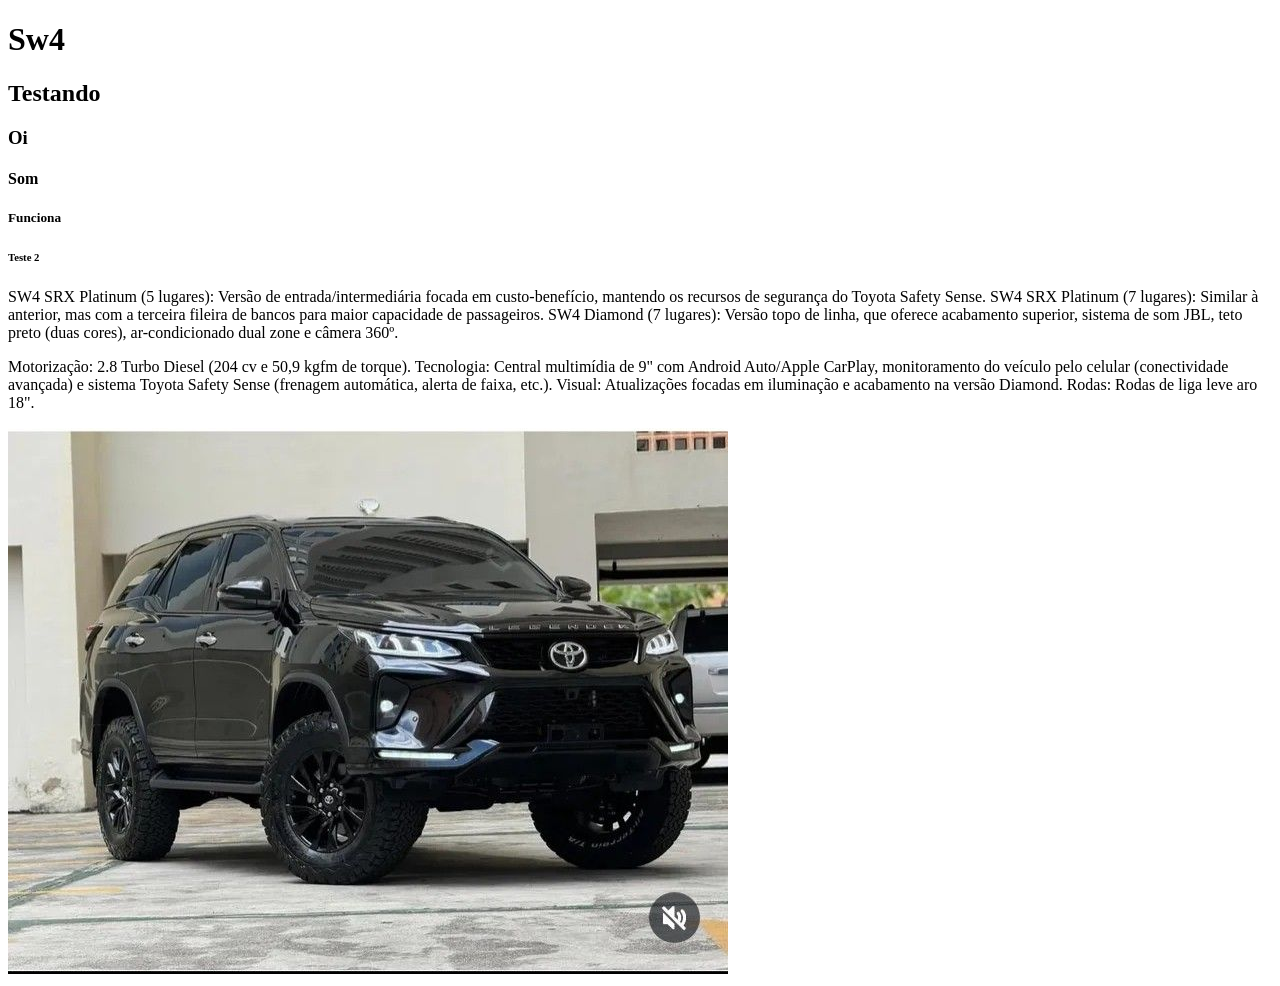
<file: Atividade-html/index.html>
<!DOCTYPE html>
<html lang="en">

<head>
    <meta charset="UTF-8">
    <meta name="viewport" content="width=device-width, initial-scale=1.0">
    <title>Atividade geekie</title>
</head>

<body>
    <h1>Sw4</h1>
    <h2>Testando</h2>
    <h3>Oi</h3>
    <h4>Som</h4>
    <h5>Funciona</h5>
    <h6>Teste 2</h6>
    <p>SW4 SRX Platinum (5 lugares): Versão de entrada/intermediária focada em custo-benefício, mantendo os recursos de
        segurança do Toyota Safety Sense.
        SW4 SRX Platinum (7 lugares): Similar à anterior, mas com a terceira fileira de bancos para maior capacidade de
        passageiros.
        SW4 Diamond (7 lugares): Versão topo de linha, que oferece acabamento superior, sistema de som JBL, teto preto
        (duas cores), ar-condicionado dual zone e câmera 360º. </p>
    <p>Motorização: 2.8 Turbo Diesel (204 cv e 50,9 kgfm de torque).
        Tecnologia: Central multimídia de 9" com Android Auto/Apple CarPlay, monitoramento do veículo pelo celular
        (conectividade avançada) e sistema Toyota Safety Sense (frenagem automática, alerta de faixa, etc.).
        Visual: Atualizações focadas em iluminação e acabamento na versão Diamond.
        Rodas: Rodas de liga leve aro 18".</p>

    <img src="download.jpg" alt="Essa Sw4 tem alargadores de 4mm com pneu 265/60R18">
</body>
</html>
</file>
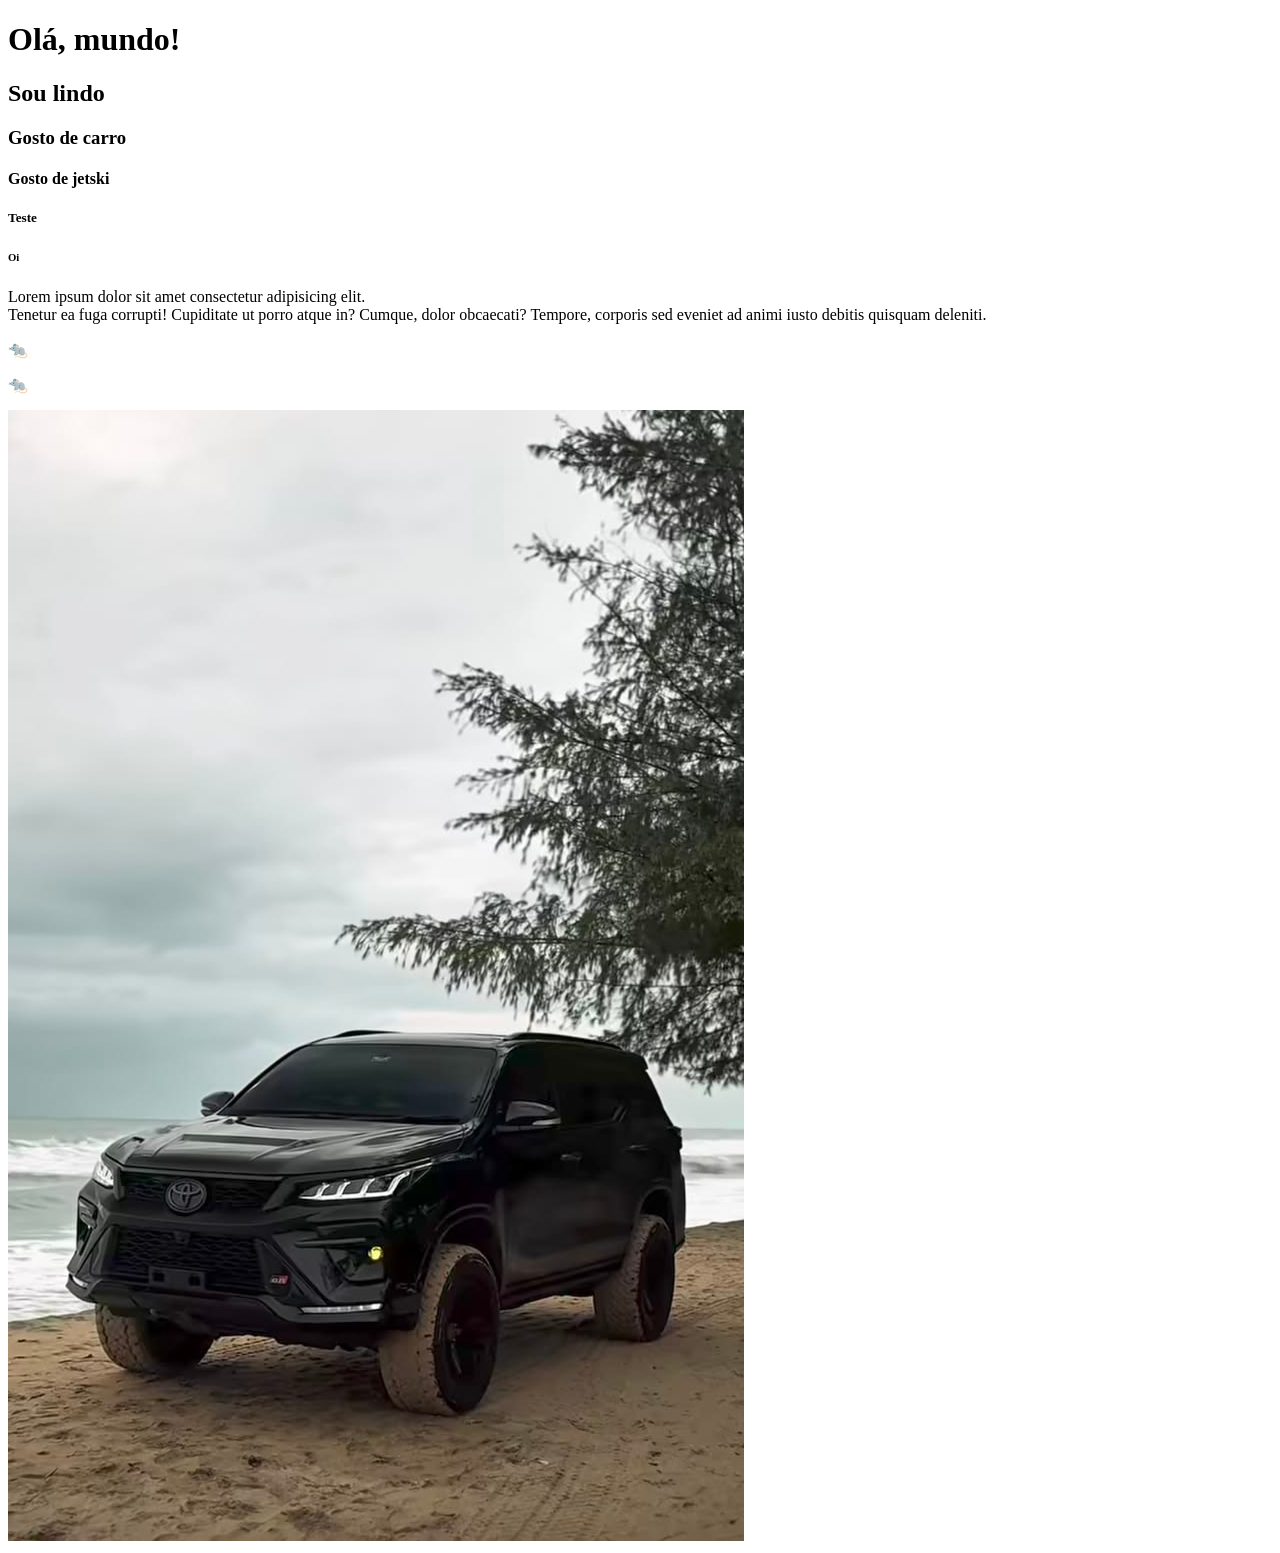
<file: Aula 01-html/index.html>
<!DOCTYPE html>
<html lang="pt-br">
<head>
    <meta charset="UTF-8">
    <meta name="viewport" content="width=device-width, initial-scale=1.0">
    <title>Introdução html</title>
</head>
<body>
   <h1>Olá, mundo!</h1> 
   <h2>Sou lindo</h2>
   <h3>Gosto de carro</h3>
   <h4>Gosto de jetski</h4>
   <h5>Teste</h5>
   <h6>Oi</h6>
   <!--Estamos estudando sobre html-->

   <p>Lorem ipsum dolor sit amet consectetur adipisicing elit. <br> Tenetur ea fuga corrupti! Cupiditate ut porro atque in? Cumque, dolor obcaecati? Tempore, corporis sed eveniet ad animi iusto debitis quisquam deleniti.</p>

<p>&#x1F400</p>
<p>🐀</p>
<!--Imagens-->
<img src="fortuner legender.jpg" alt="Sw4 DIAMOND 2025 diesel com alargadores de roda e penus A/T>

<img src="https://i.pinimg.com/736x/e8/e0/f8/e8e0f8c2b3624e359c050f3911db507b.jpg" alt="sw4 diesel 2015 preparada pra trilha">
</body>
</html>
</file>
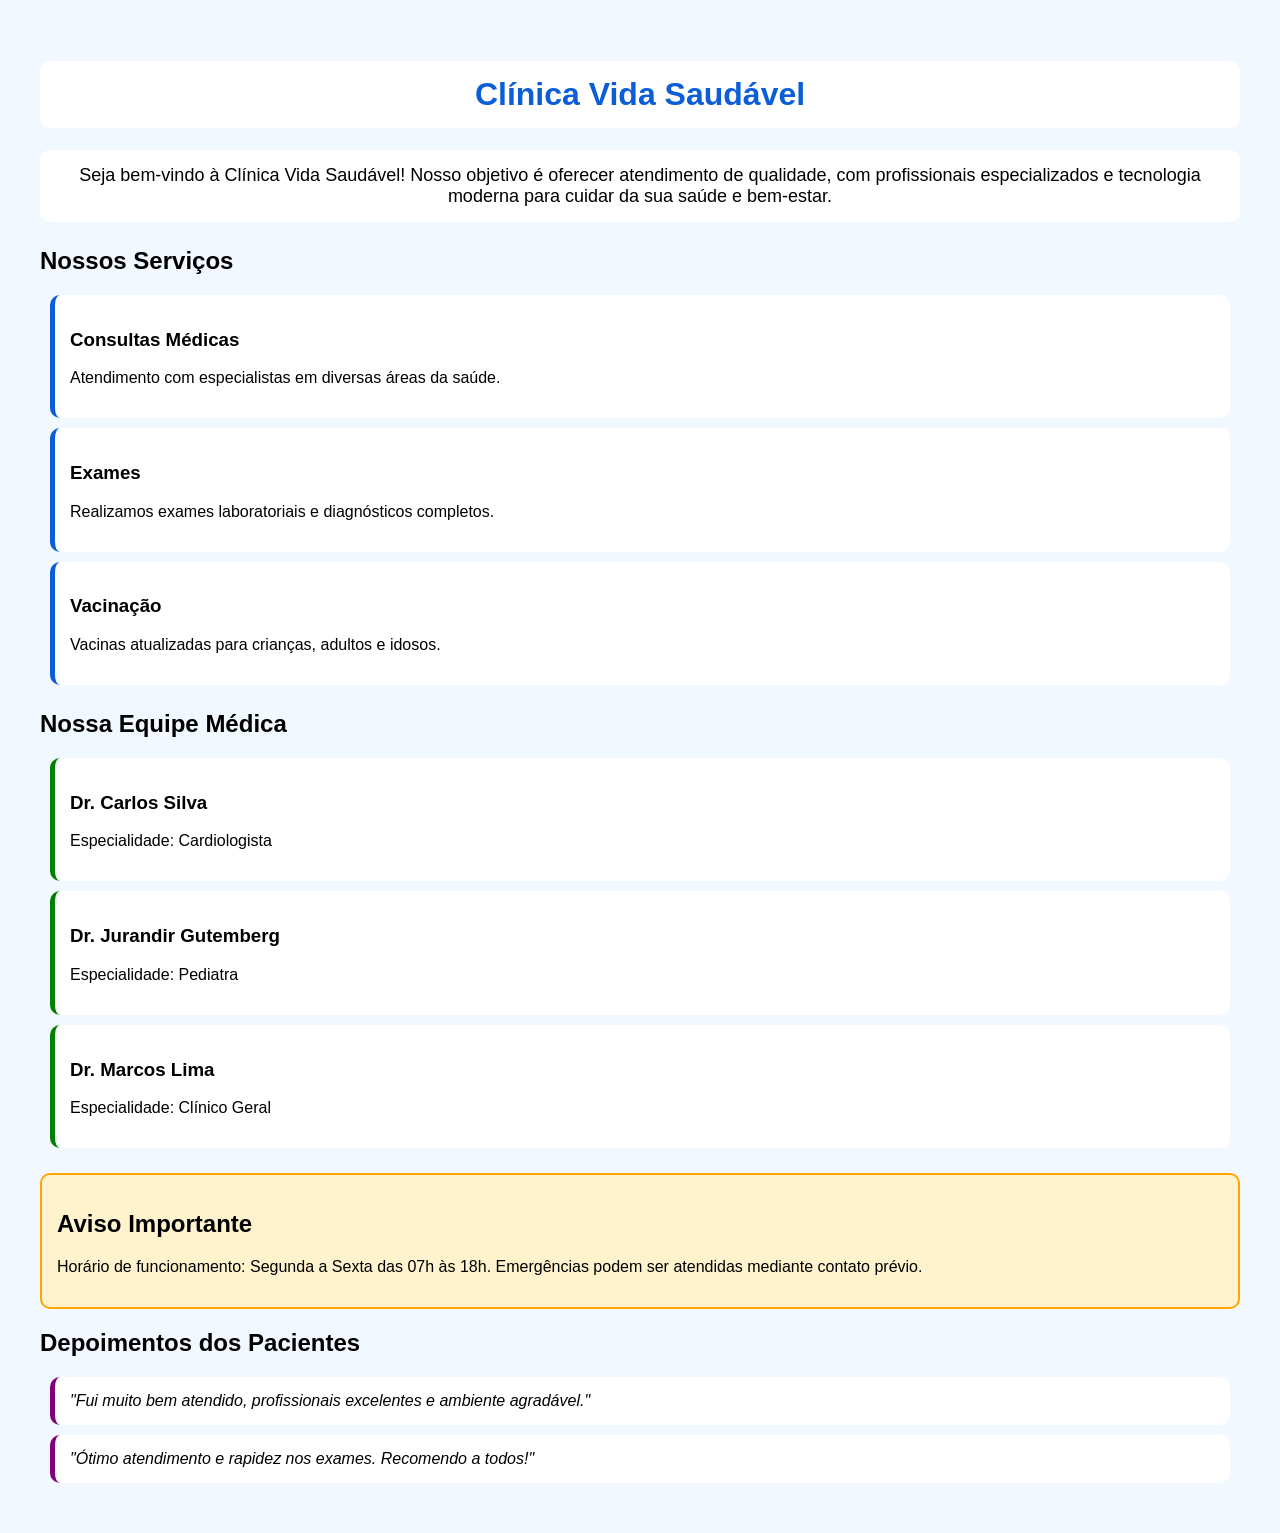
<file: Clínica saudável/index.html>
<!DOCTYPE html>
<html lang="pt-br">
<head>
<meta charset="UTF-8">
<meta name="viewport" content="width=device-width, initial-scale=1.0">
<title>Clínica Vida Saudável</title>

<style>
body{
    font-family: Arial, sans-serif;
    background-color: #f2f8ff;
    margin: 20px;
    padding: 20px;
}

#titulo-clinica{
    text-align: center;
    color: #0b5ed7;
    background-color: white;
    padding: 15px;
    border-radius: 10px;
}

.bemvindo{
    text-align: center;
    font-size: 18px;
    background-color: white;
    padding: 15px;
    border-radius: 10px;
}

#servicos,
#medicos,
#aviso{
    margin-top: 25px;
}

.servico{
    background-color: white;
    border-left: 5px solid #0b5ed7;
    padding: 15px;
    margin: 10px;
    border-radius: 10px;
}

.medico{
    background-color: white;
    border-left: 5px solid green;
    padding: 15px;
    margin: 10px;
    border-radius: 10px;
}

#aviso{
    background-color: #fff3cd;
    border: 2px solid orange;
    padding: 15px;
    border-radius: 10px;
}

.depoimento{
    background-color: white;
    font-style: italic;
    padding: 15px;
    border-radius: 10px;
    margin: 10px;
    border-left: 5px solid purple;
}
</style>

</head>
<body>

<!-- Título principal -->
<h1 id="titulo-clinica">Clínica Vida Saudável</h1>

<!-- Texto de boas-vindas -->
<p class="bemvindo">
    Seja bem-vindo à Clínica Vida Saudável! Nosso objetivo é oferecer
    atendimento de qualidade, com profissionais especializados e tecnologia
    moderna para cuidar da sua saúde e bem-estar.
</p>

<!-- Serviços -->
<div id="servicos">
    <h2>Nossos Serviços</h2>

    <div class="servico">
        <h3>Consultas Médicas</h3>
        <p>Atendimento com especialistas em diversas áreas da saúde.</p>
    </div>

    <div class="servico">
        <h3>Exames</h3>
        <p>Realizamos exames laboratoriais e diagnósticos completos.</p>
    </div>

    <div class="servico">
        <h3>Vacinação</h3>
        <p>Vacinas atualizadas para crianças, adultos e idosos.</p>
    </div>
</div>

<!-- Médicos -->
<div id="medicos">
    <h2>Nossa Equipe Médica</h2>

    <div class="medico">
        <h3>Dr. Carlos Silva</h3>
        <p>Especialidade: Cardiologista</p>
    </div>

    <div class="medico">
        <h3>Dr. Jurandir Gutemberg</h3>
        <p>Especialidade: Pediatra</p>
    </div>

    <div class="medico">
        <h3>Dr. Marcos Lima</h3>
        <p>Especialidade: Clínico Geral</p>
    </div>
</div>

<!-- Aviso -->
<div id="aviso">
    <h2>Aviso Importante</h2>
    <p>
        Horário de funcionamento: Segunda a Sexta das 07h às 18h.
        Emergências podem ser atendidas mediante contato prévio.
    </p>
</div>

<!-- Depoimentos -->
<h2>Depoimentos dos Pacientes</h2>

<p class="depoimento">
    "Fui muito bem atendido, profissionais excelentes e ambiente agradável."
</p>

<p class="depoimento">
    "Ótimo atendimento e rapidez nos exames. Recomendo a todos!"
</p>

</body>
</html>
</file>
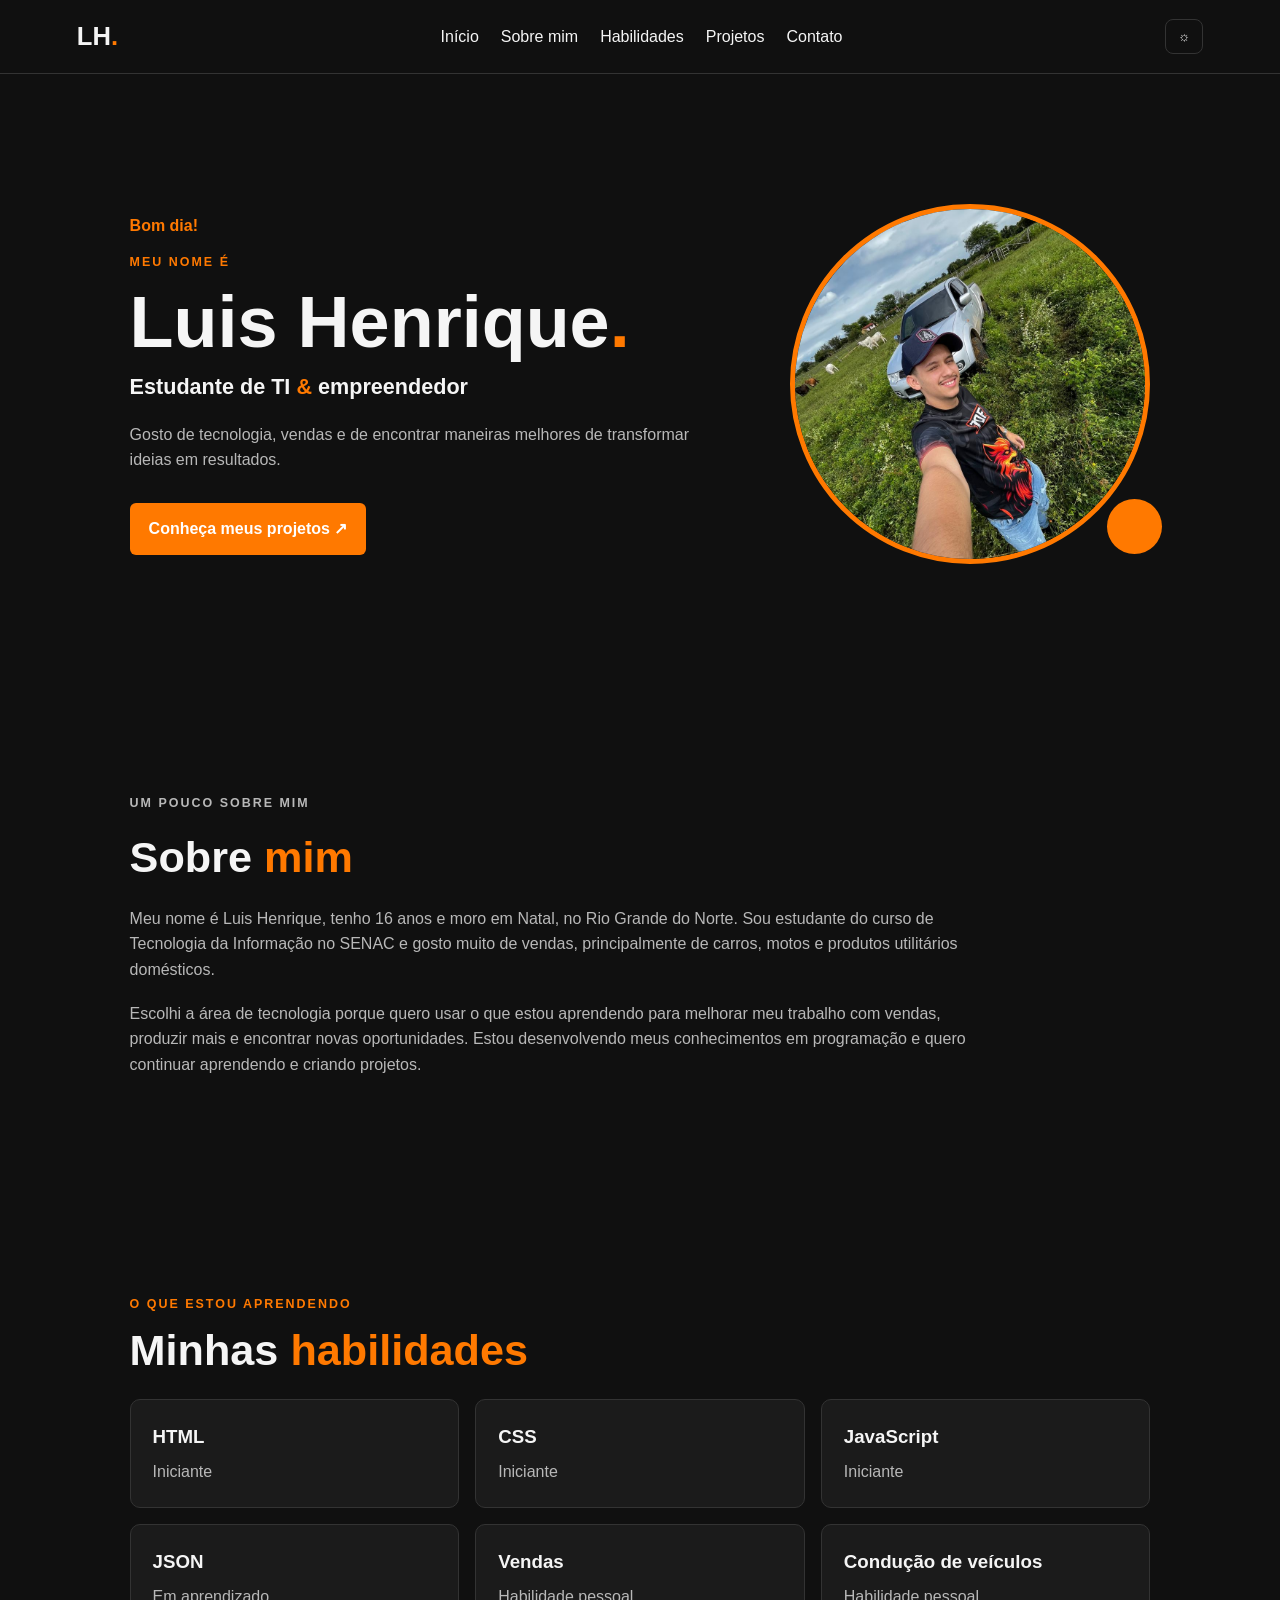
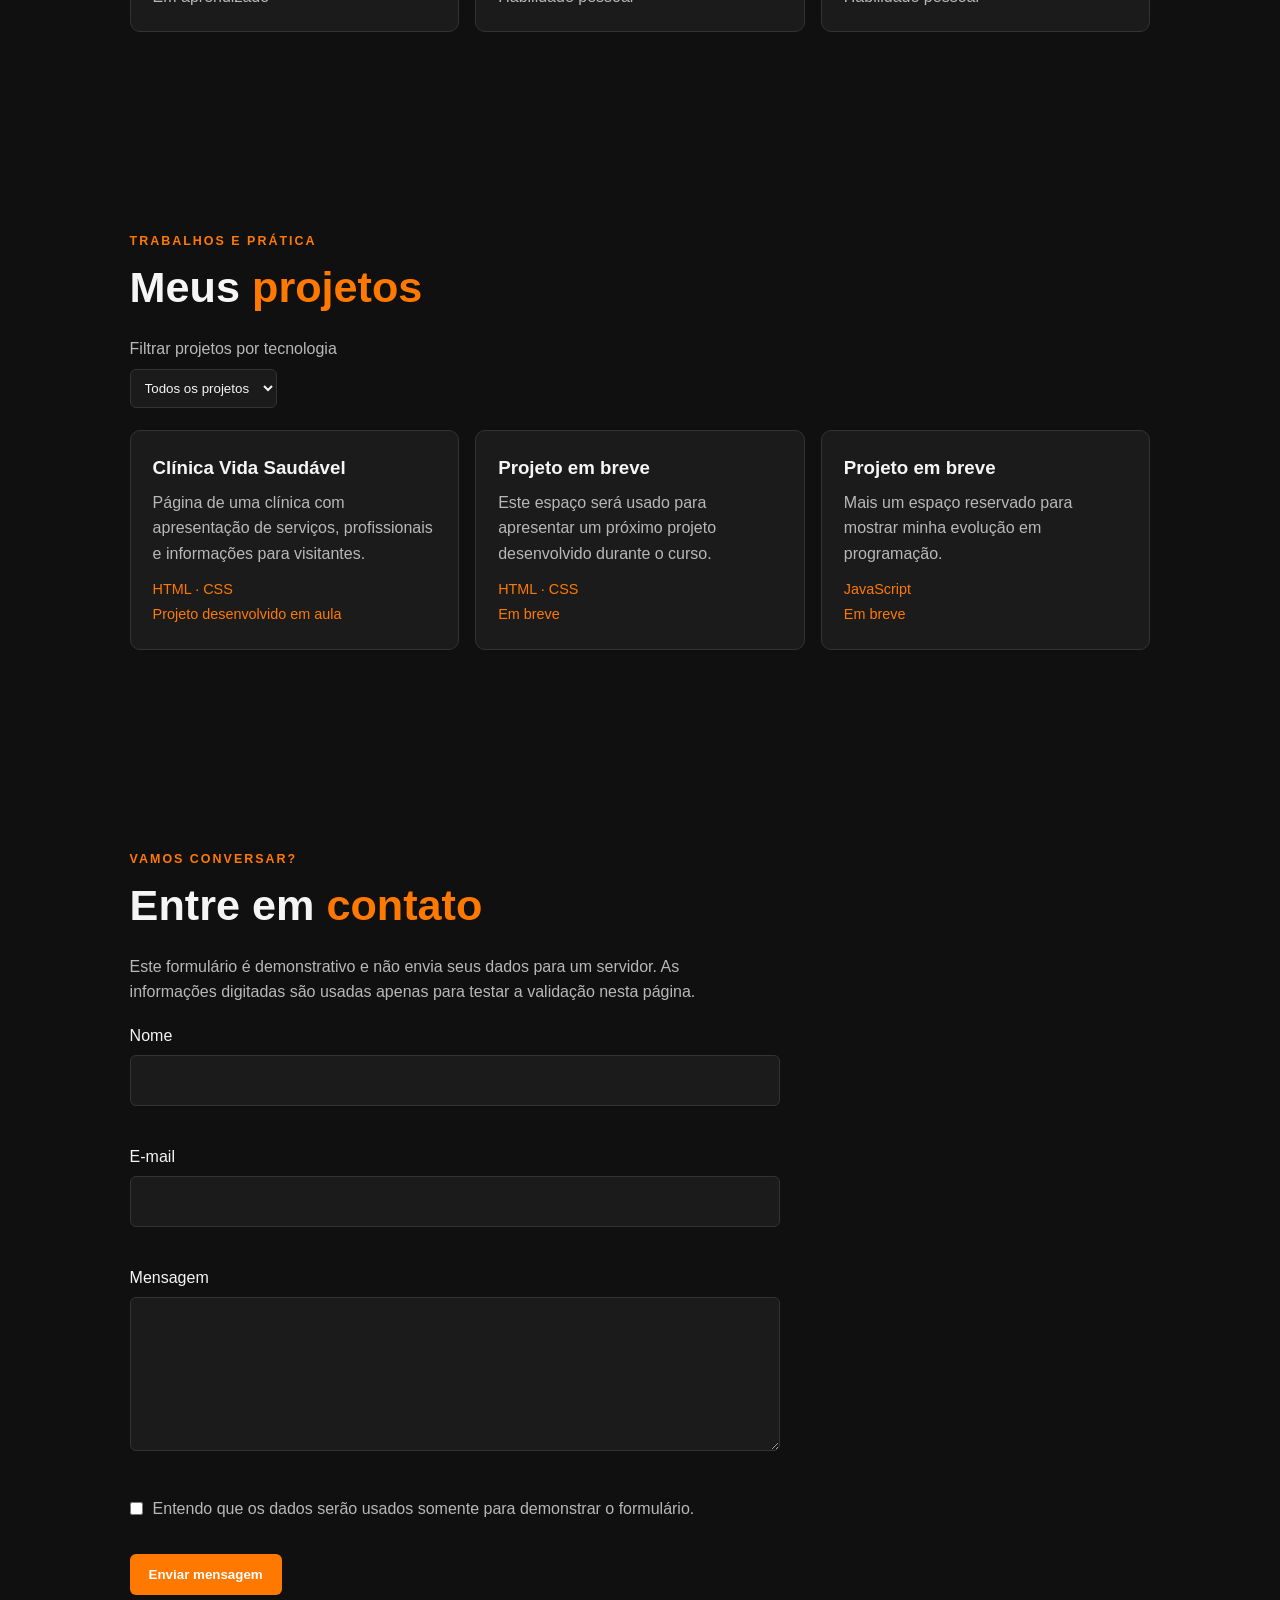
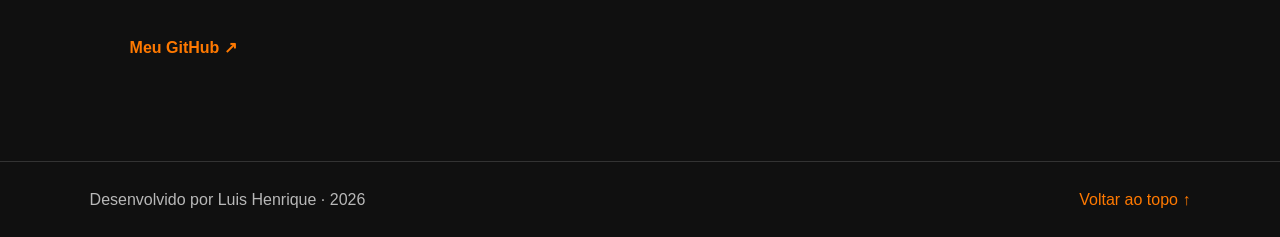
<file: portfolio-luis-henrique (1)/portfolio-luis-henrique/index.html>
<!DOCTYPE html>
<html lang="pt-BR">
<head>
    <meta charset="UTF-8">
    <meta name="viewport" content="width=device-width, initial-scale=1.0">
    <meta name="description" content="Portfólio de Luis Henrique, estudante de Tecnologia da Informação e desenvolvedor em formação.">
    <title>Luis Henrique | Portfólio</title>
    <link rel="stylesheet" href="css/style.css">
    <script src="js/script.js" defer></script>
</head>
<body>
    <header class="cabecalho">
        <a class="logo" href="#inicio" aria-label="Luis Henrique - início">LH<span>.</span></a>

        <button class="botao-menu" id="botaoMenu" type="button"
            aria-label="Abrir menu" aria-expanded="false" aria-controls="menu">
            <span></span><span></span><span></span>
        </button>

        <nav class="menu" id="menu" aria-label="Navegação principal">
            <a href="#inicio">Início</a>
            <a href="#sobre">Sobre mim</a>
            <a href="#habilidades">Habilidades</a>
            <a href="#projetos">Projetos</a>
            <a href="#contato">Contato</a>
        </nav>

        <button class="botao-tema" id="botaoTema" type="button"
            aria-label="Ativar modo claro" title="Alternar tema">☼</button>
    </header>

    <main>
        <section class="inicio secao" id="inicio">
            <div class="inicio-texto">
                <p class="saudacao" id="saudacao">Olá!</p>
                <p class="texto-pequeno">MEU NOME É</p>
                <h1>Luis Henrique<span>.</span></h1>
                <h2>Estudante de TI <span>&</span> empreendedor</h2>
                <p class="descricao">
                    Gosto de tecnologia, vendas e de encontrar maneiras melhores
                    de transformar ideias em resultados.
                </p>
                <a class="botao-principal" href="#projetos">Conheça meus projetos <span>↗</span></a>
            </div>

            <div class="inicio-foto">
                <div class="foto-moldura">
                    <img src="img/foto-perfil.jpg" alt="Foto de Luis Henrique em uma área verde, ao lado de uma caminhonete">
                </div>
                <span class="detalhe-foto" aria-hidden="true"></span>
            </div>
        </section>

        <section class="secao sobre" id="sobre">
            <p class="texto-pequeno">UM POUCO SOBRE MIM</p>
            <h2>Sobre <span>mim</span></h2>
            <p>
                Meu nome é Luis Henrique, tenho 16 anos e moro em Natal, no Rio Grande
                do Norte. Sou estudante do curso de Tecnologia da Informação no
                SENAC e gosto muito de vendas, principalmente de carros, motos e
                produtos utilitários domésticos.
            </p>
            <p>
                Escolhi a área de tecnologia porque quero usar o que estou aprendendo
                para melhorar meu trabalho com vendas, produzir mais e encontrar
                novas oportunidades. Estou desenvolvendo meus conhecimentos em
                programação e quero continuar aprendendo e criando projetos.
            </p>
        </section>

        <section class="secao" id="habilidades">
            <p class="texto-pequeno">O QUE ESTOU APRENDENDO</p>
            <h2>Minhas <span>habilidades</span></h2>
            <div class="grade-habilidades">
                <article class="habilidade">
                    <h3>HTML</h3>
                    <p>Iniciante</p>
                </article>
                <article class="habilidade">
                    <h3>CSS</h3>
                    <p>Iniciante</p>
                </article>
                <article class="habilidade">
                    <h3>JavaScript</h3>
                    <p>Iniciante</p>
                </article>
                <article class="habilidade">
                    <h3>JSON</h3>
                    <p>Em aprendizado</p>
                </article>
                <article class="habilidade">
                    <h3>Vendas</h3>
                    <p>Habilidade pessoal</p>
                </article>
                <article class="habilidade">
                    <h3>Condução de veículos</h3>
                    <p>Habilidade pessoal</p>
                </article>
            </div>
        </section>

        <section class="secao" id="projetos">
            <p class="texto-pequeno">TRABALHOS E PRÁTICA</p>
            <h2>Meus <span>projetos</span></h2>

            <label class="rotulo-filtro" for="filtroProjetos">Filtrar projetos por tecnologia</label>
            <select id="filtroProjetos" class="filtro">
                <option value="todos">Todos os projetos</option>
                <option value="HTML">HTML</option>
                <option value="CSS">CSS</option>
                <option value="JavaScript">JavaScript</option>
            </select>

            <div class="grade-projetos" id="listaProjetos">
                <!-- Os cards são criados pelo JavaScript. -->
            </div>
        </section>

        <section class="secao contato" id="contato">
            <p class="texto-pequeno">VAMOS CONVERSAR?</p>
            <h2>Entre em <span>contato</span></h2>
            <p class="descricao-contato">
                Este formulário é demonstrativo e não envia seus dados para um servidor.
                As informações digitadas são usadas apenas para testar a validação nesta página.
            </p>

            <form id="formularioContato" novalidate>
                <div class="campo">
                    <label for="nome">Nome</label>
                    <input type="text" id="nome" name="nome" autocomplete="name">
                    <small class="erro" id="erroNome"></small>
                </div>

                <div class="campo">
                    <label for="email">E-mail</label>
                    <input type="email" id="email" name="email" autocomplete="email">
                    <small class="erro" id="erroEmail"></small>
                </div>

                <div class="campo">
                    <label for="mensagem">Mensagem</label>
                    <textarea id="mensagem" name="mensagem" rows="5"></textarea>
                    <small class="erro" id="erroMensagem"></small>
                </div>

                <div class="campo-consentimento">
                    <input type="checkbox" id="consentimento" name="consentimento">
                    <label for="consentimento">Entendo que os dados serão usados somente para demonstrar o formulário.</label>
                </div>
                <small class="erro" id="erroConsentimento"></small>

                <button class="botao-principal" type="submit">Enviar mensagem</button>
                <p class="mensagem-sucesso" id="mensagemSucesso" role="status" aria-live="polite"></p>
            </form>

            <a class="link-github" href="https://github.com/luis2010will-netizen" target="_blank" rel="noopener noreferrer">
                Meu GitHub ↗
            </a>
        </section>
    </main>

    <footer class="rodape">
        <p>Desenvolvido por Luis Henrique · <span id="anoAtual"></span></p>
        <a href="#inicio">Voltar ao topo ↑</a>
    </footer>

    <button class="voltar-topo" id="voltarTopo" type="button" aria-label="Voltar ao topo">↑</button>
</body>
</html>
</file>
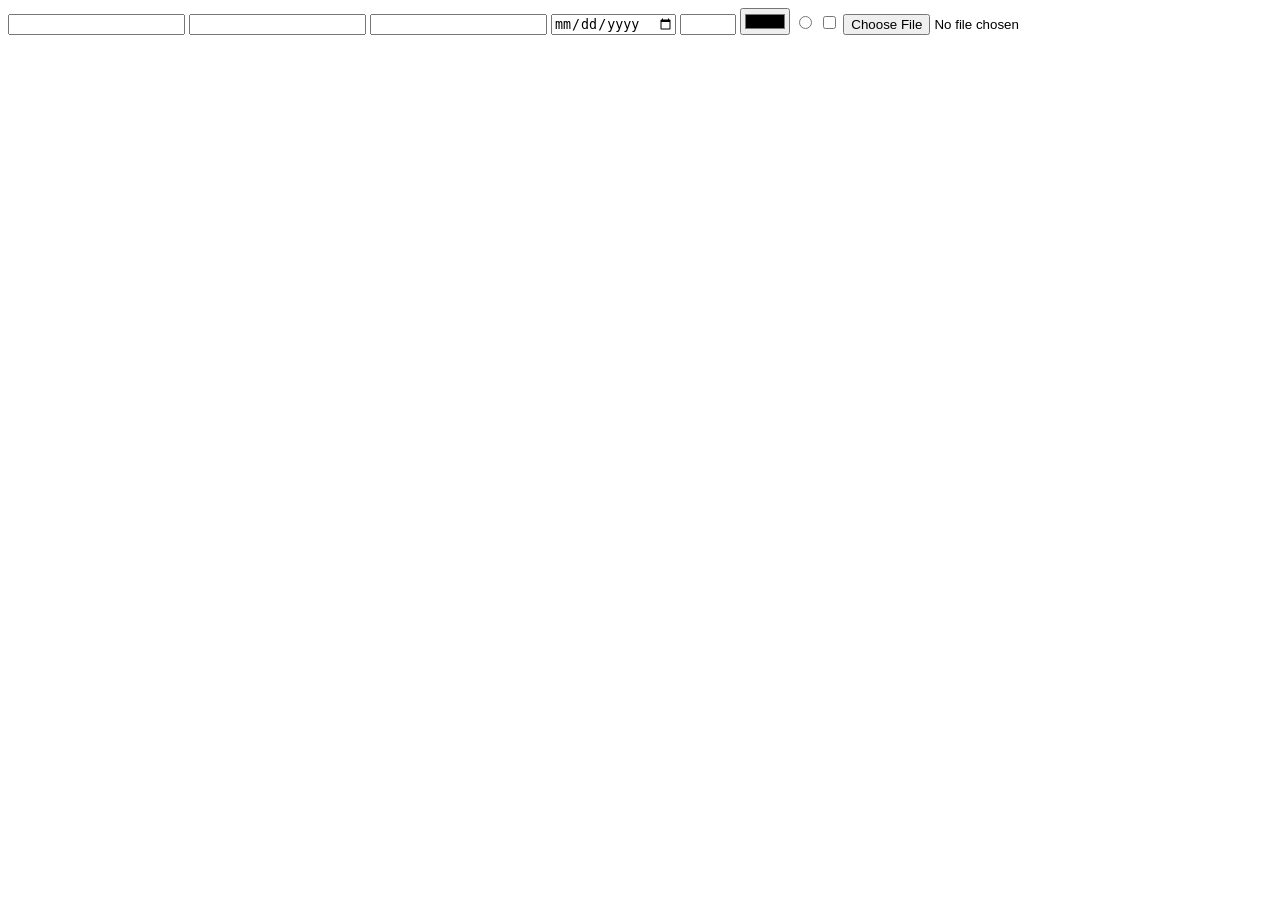
<file: Formulário.html/Formulário.html>
<!DOCTYPE html>
<html lang="pt-br">
<head>
    <meta charset="UTF-8">
    <meta name="viewport" content="width=device-width, initial-scale=1.0">
    <title>Document</title>
</head>
<body>
<!--Informações Pessoais-->
    <input type="text">
    <input type="email">
    <input type="password">
    <!--Dados pessoais-->
    <input type="date">
    <input type="number" max="120" min="0">
    <input type="color">
    <!--Preferências-->
    <input type="radio">
    <input type="checkbox">
    <!--Input de arquivo-->
    <input type="file">
</body>
</html>
</file>
<file: portfolio-luis-henrique (1)/portfolio-luis-henrique/css/style.css>
/* Cores e configurações principais do site */
:root {
    --cor-fundo: #101010;
    --cor-superficie: #1b1b1b;
    --cor-texto: #f5f5f5;
    --cor-secundaria: #b8b8b8;
    --cor-destaque: #ff7900;
    --cor-borda: #333333;
}

body.tema-claro {
    --cor-fundo: #f5f5f5;
    --cor-superficie: #ffffff;
    --cor-texto: #171717;
    --cor-secundaria: #555555;
    --cor-destaque: #c65300;
    --cor-borda: #dddddd;
}

* {
    margin: 0;
    padding: 0;
    box-sizing: border-box;
}

html {
    scroll-behavior: smooth;
}

body {
    background: var(--cor-fundo);
    color: var(--cor-texto);
    font-family: Arial, Helvetica, sans-serif;
    line-height: 1.6;
    transition: background 0.3s, color 0.3s;
}

a {
    color: inherit;
    text-decoration: none;
}

a:hover, button:hover {
    color: var(--cor-destaque);
}

a:focus-visible, button:focus-visible, input:focus-visible,
textarea:focus-visible, select:focus-visible {
    outline: 3px solid var(--cor-destaque);
    outline-offset: 3px;
}

.cabecalho {
    width: 100%;
    min-height: 70px;
    padding: 16px 6%;
    display: flex;
    align-items: center;
    justify-content: space-between;
    background: var(--cor-fundo);
    border-bottom: 1px solid var(--cor-borda);
    position: sticky;
    top: 0;
    z-index: 10;
}

.logo {
    font-size: 1.6rem;
    font-weight: bold;
}

.logo span, h1 span, h2 span, .inicio-texto h2 span {
    color: var(--cor-destaque);
}

.menu {
    display: none;
    flex-direction: column;
    gap: 18px;
    position: absolute;
    top: 69px;
    left: 0;
    width: 100%;
    padding: 22px 6%;
    background: var(--cor-superficie);
}

.menu.aberto {
    display: flex;
}

.botao-menu, .botao-tema {
    color: var(--cor-texto);
    background: transparent;
    border: 1px solid var(--cor-borda);
    border-radius: 8px;
    padding: 9px 12px;
    cursor: pointer;
}

.botao-menu {
    display: flex;
    flex-direction: column;
    gap: 5px;
}

.botao-menu span {
    display: block;
    width: 22px;
    height: 2px;
    background: var(--cor-texto);
}

.secao {
    padding: 75px 7%;
    max-width: 1200px;
    margin: 0 auto;
}

.inicio {
    min-height: 620px;
    display: flex;
    flex-direction: column-reverse;
    justify-content: center;
    align-items: center;
    gap: 45px;
}

.inicio-texto {
    width: 100%;
}

.saudacao {
    color: var(--cor-destaque);
    font-weight: bold;
    margin-bottom: 14px;
}

.texto-pequeno {
    color: var(--cor-destaque);
    font-size: 0.78rem;
    font-weight: bold;
    letter-spacing: 2px;
    margin-bottom: 10px;
}

h1 {
    font-size: clamp(2.5rem, 9vw, 4.5rem);
    line-height: 1.1;
    margin-bottom: 12px;
}

h2 {
    font-size: clamp(1.8rem, 6vw, 2.7rem);
    margin-bottom: 22px;
    line-height: 1.2;
}

.inicio-texto h2 {
    font-size: 1.35rem;
}

.descricao, .sobre p, .descricao-contato {
    color: var(--cor-secundaria);
    max-width: 620px;
    margin-bottom: 18px;
}

.botao-principal {
    display: inline-block;
    border: 0;
    border-radius: 6px;
    padding: 13px 19px;
    margin-top: 12px;
    background: var(--cor-destaque);
    color: #ffffff;
    font-weight: bold;
    cursor: pointer;
    transition: transform 0.2s, opacity 0.2s;
}

.botao-principal:hover {
    color: #ffffff;
    transform: translateY(-3px);
    opacity: 0.9;
}

.inicio-foto {
    position: relative;
    width: min(270px, 75vw);
    flex-shrink: 0;
}

.foto-moldura {
    width: 100%;
    aspect-ratio: 1;
    overflow: hidden;
    border-radius: 50%;
    border: 5px solid var(--cor-destaque);
    position: relative;
    z-index: 1;
}

.foto-moldura img {
    width: 100%;
    height: 100%;
    object-fit: cover;
    object-position: 50% 43%;
}

.detalhe-foto {
    position: absolute;
    width: 55px;
    height: 55px;
    background: var(--cor-destaque);
    border-radius: 50%;
    right: -12px;
    bottom: 10px;
}

.sobre p {
    max-width: 850px;
}

.grade-habilidades, .grade-projetos {
    display: grid;
    grid-template-columns: 1fr;
    gap: 16px;
}

.habilidade, .projeto {
    background: var(--cor-superficie);
    border: 1px solid var(--cor-borda);
    border-radius: 10px;
    padding: 22px;
}

.habilidade h3, .projeto h3 {
    margin-bottom: 7px;
}

.habilidade p, .projeto p {
    color: var(--cor-secundaria);
}

.rotulo-filtro {
    display: block;
    margin: 20px 0 7px;
    color: var(--cor-secundaria);
}

.filtro {
    padding: 10px;
    border-radius: 6px;
    border: 1px solid var(--cor-borda);
    background: var(--cor-superficie);
    color: var(--cor-texto);
    margin-bottom: 22px;
}

.tecnologias {
    color: var(--cor-destaque) !important;
    font-size: 0.9rem;
    margin-top: 12px;
}

.projeto a {
    display: inline-block;
    color: var(--cor-destaque);
    margin-top: 12px;
    font-weight: bold;
}

.contato form {
    max-width: 650px;
}

.campo {
    margin: 18px 0;
}

.campo label {
    display: block;
    margin-bottom: 6px;
}

.campo input, .campo textarea {
    width: 100%;
    padding: 12px;
    border: 1px solid var(--cor-borda);
    border-radius: 6px;
    background: var(--cor-superficie);
    color: var(--cor-texto);
    font: inherit;
}

.campo-consentimento {
    display: flex;
    align-items: flex-start;
    gap: 10px;
    color: var(--cor-secundaria);
}

.campo-consentimento input {
    margin-top: 6px;
}

.erro {
    display: block;
    min-height: 20px;
    color: #ff6b6b;
    font-size: 0.85rem;
}

.mensagem-sucesso {
    color: #35c77a;
    margin-top: 15px;
}

.link-github {
    display: inline-block;
    margin-top: 25px;
    color: var(--cor-destaque);
    font-weight: bold;
}

.rodape {
    padding: 25px 7%;
    border-top: 1px solid var(--cor-borda);
    display: flex;
    flex-direction: column;
    gap: 10px;
    color: var(--cor-secundaria);
}

.rodape a {
    color: var(--cor-destaque);
}

.voltar-topo {
    display: none;
    position: fixed;
    right: 20px;
    bottom: 20px;
    border: 0;
    border-radius: 50%;
    width: 44px;
    height: 44px;
    background: var(--cor-destaque);
    color: #ffffff;
    font-size: 1.3rem;
    cursor: pointer;
}

.voltar-topo.visivel {
    display: block;
}

/* Ajustes para telas médias */
@media (min-width: 768px) {
    .botao-menu {
        display: none;
    }

    .menu {
        display: flex;
        flex-direction: row;
        position: static;
        width: auto;
        padding: 0;
        background: transparent;
        gap: 22px;
    }

    .inicio {
        flex-direction: row;
        justify-content: space-between;
    }

    .inicio-texto {
        max-width: 570px;
    }

    .inicio-foto {
        width: 310px;
    }

    .grade-habilidades {
        grid-template-columns: repeat(2, 1fr);
    }

    .grade-projetos {
        grid-template-columns: repeat(2, 1fr);
    }

    .rodape {
        flex-direction: row;
        justify-content: space-between;
    }
}

/* Ajustes para telas grandes */
@media (min-width: 1024px) {
    .secao {
        padding-top: 100px;
        padding-bottom: 100px;
    }

    .inicio-foto {
        width: 360px;
    }

    .grade-habilidades {
        grid-template-columns: repeat(3, 1fr);
    }

    .grade-projetos {
        grid-template-columns: repeat(3, 1fr);
    }
}
</file>
